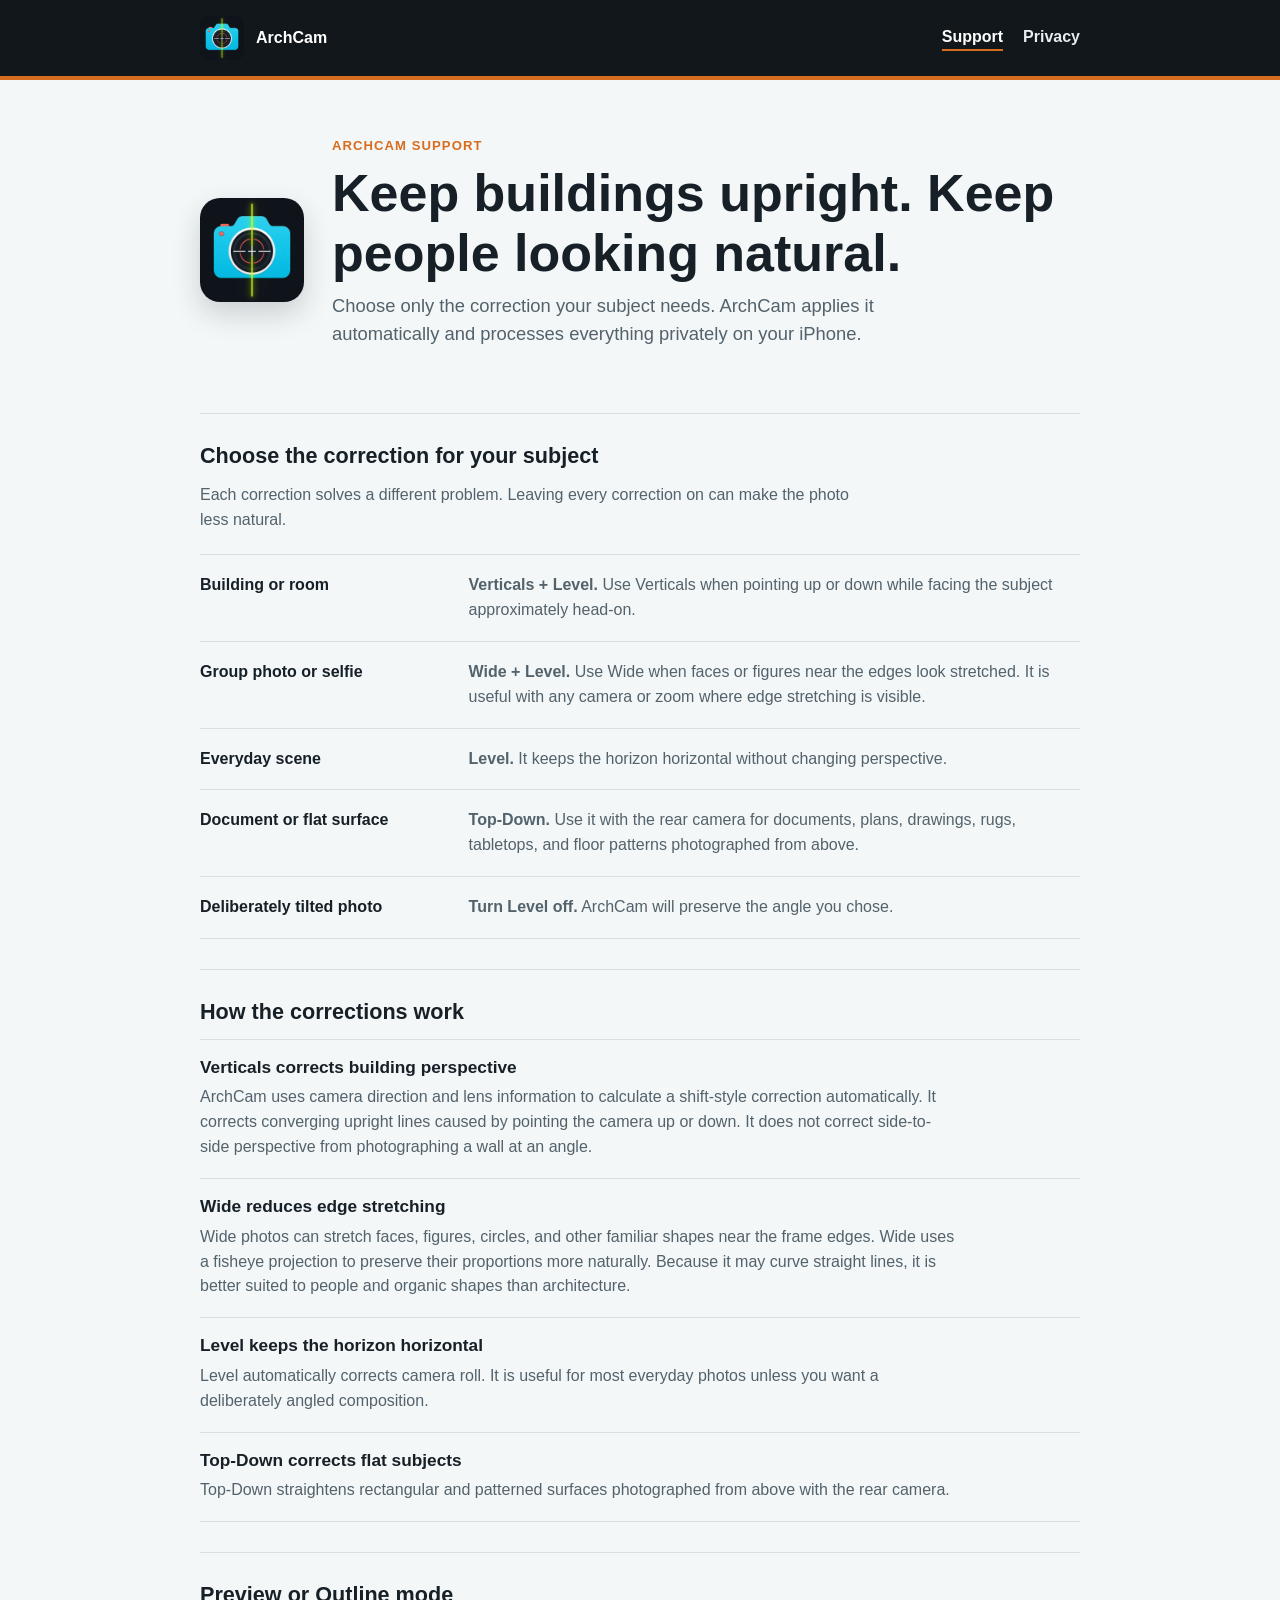
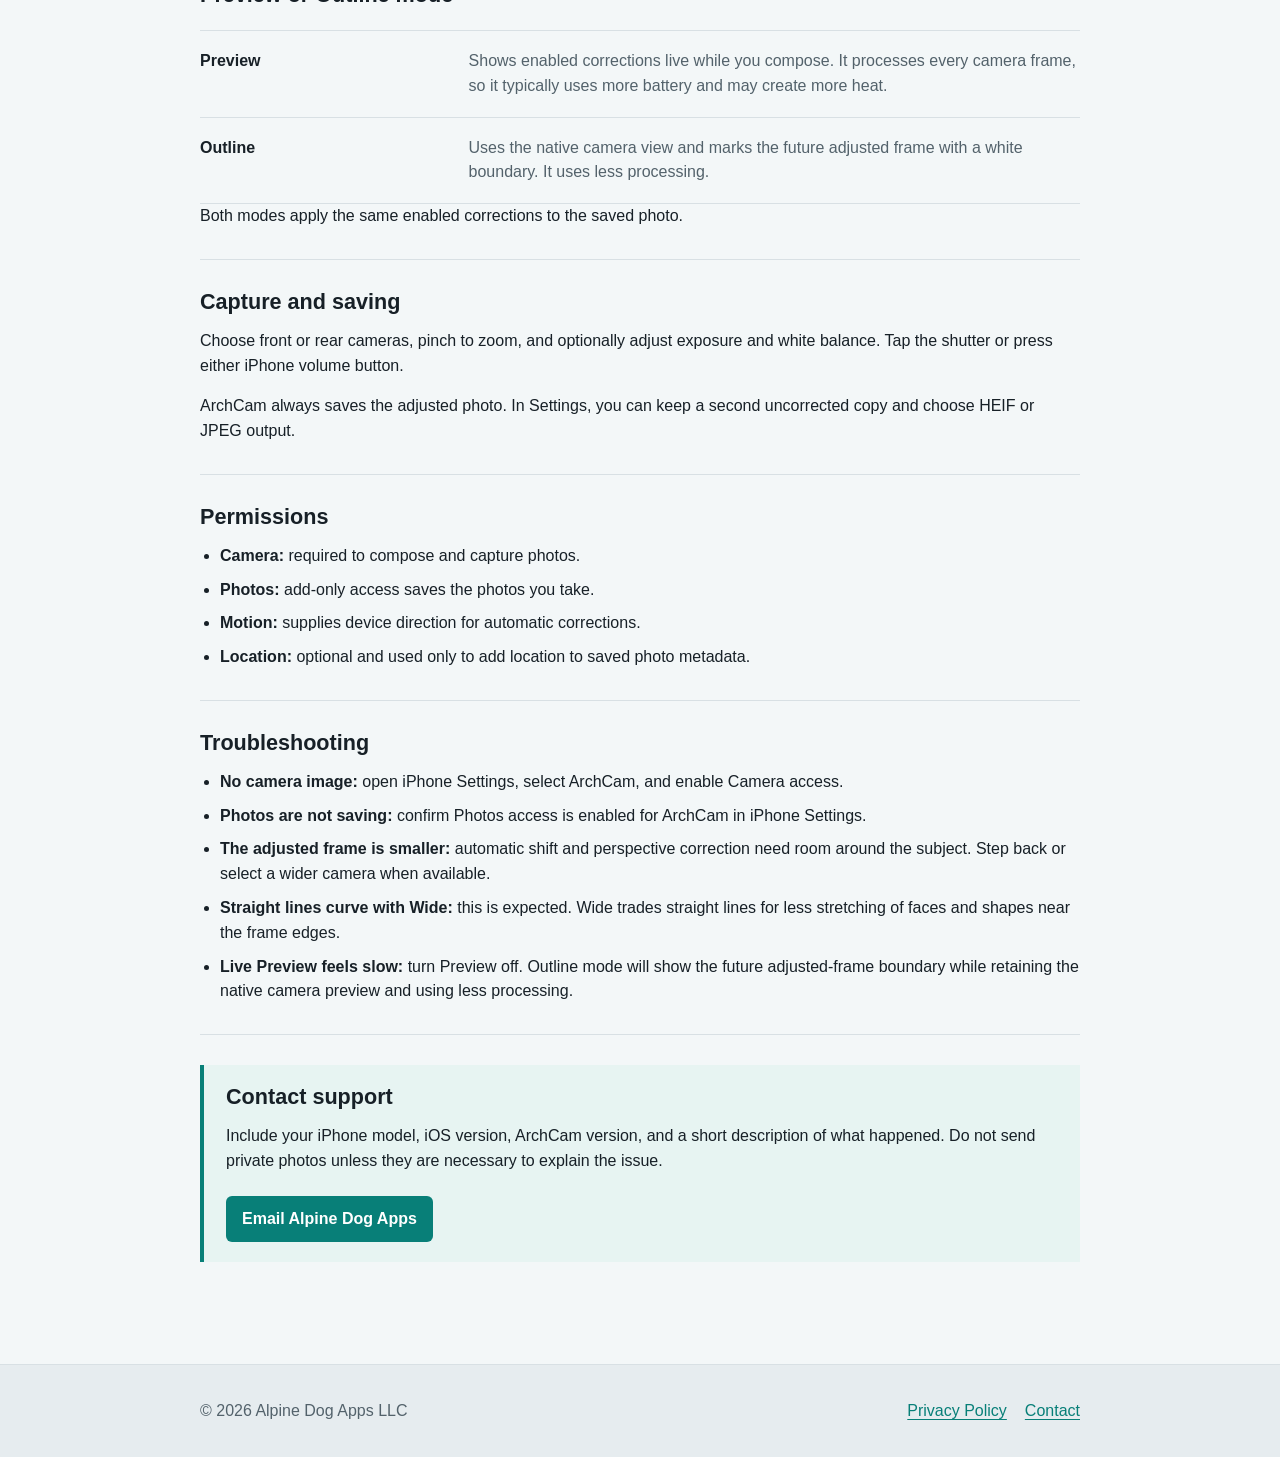
<file: index.html>
<!doctype html>
<html lang="en">
<head>
    <meta charset="utf-8">
    <meta name="viewport" content="width=device-width, initial-scale=1">
    <meta name="description" content="Support for ArchCam, an iPhone camera that corrects building perspective, levels horizons, reduces wide-photo edge stretching, and straightens flat subjects.">
    <title>ArchCam Support | Alpine Dog Apps</title>
    <link rel="stylesheet" href="styles.css">
</head>
<body>
    <header class="site-header">
        <div class="header-inner">
            <a class="brand" href="index.html">
                <img src="assets/app-icon.png" alt="">
                <span>ArchCam</span>
            </a>
            <nav aria-label="ArchCam">
                <a href="index.html" aria-current="page">Support</a>
                <a href="privacy.html">Privacy</a>
            </nav>
        </div>
    </header>

    <main>
        <section class="intro">
            <img src="assets/app-icon.png" alt="ArchCam app icon">
            <div>
                <p class="eyebrow">ArchCam Support</p>
                <h1>Keep buildings upright. Keep people looking natural.</h1>
                <p class="lede">Choose only the correction your subject needs. ArchCam applies it automatically and processes everything privately on your iPhone.</p>
            </div>
        </section>

        <section class="section" aria-labelledby="choose-correction">
            <h2 id="choose-correction">Choose the correction for your subject</h2>
            <p class="section-intro">Each correction solves a different problem. Leaving every correction on can make the photo less natural.</p>
            <dl class="subject-guide">
                <div>
                    <dt>Building or room</dt>
                    <dd><strong>Verticals + Level.</strong> Use Verticals when pointing up or down while facing the subject approximately head-on.</dd>
                </div>
                <div>
                    <dt>Group photo or selfie</dt>
                    <dd><strong>Wide + Level.</strong> Use Wide when faces or figures near the edges look stretched. It is useful with any camera or zoom where edge stretching is visible.</dd>
                </div>
                <div>
                    <dt>Everyday scene</dt>
                    <dd><strong>Level.</strong> It keeps the horizon horizontal without changing perspective.</dd>
                </div>
                <div>
                    <dt>Document or flat surface</dt>
                    <dd><strong>Top-Down.</strong> Use it with the rear camera for documents, plans, drawings, rugs, tabletops, and floor patterns photographed from above.</dd>
                </div>
                <div>
                    <dt>Deliberately tilted photo</dt>
                    <dd><strong>Turn Level off.</strong> ArchCam will preserve the angle you chose.</dd>
                </div>
            </dl>
        </section>

        <section class="section" aria-labelledby="how-corrections-work">
            <h2 id="how-corrections-work">How the corrections work</h2>
            <div class="feature-list">
                <article>
                    <h3>Verticals corrects building perspective</h3>
                    <p>ArchCam uses camera direction and lens information to calculate a shift-style correction automatically. It corrects converging upright lines caused by pointing the camera up or down. It does not correct side-to-side perspective from photographing a wall at an angle.</p>
                </article>
                <article>
                    <h3>Wide reduces edge stretching</h3>
                    <p>Wide photos can stretch faces, figures, circles, and other familiar shapes near the frame edges. Wide uses a fisheye projection to preserve their proportions more naturally. Because it may curve straight lines, it is better suited to people and organic shapes than architecture.</p>
                </article>
                <article>
                    <h3>Level keeps the horizon horizontal</h3>
                    <p>Level automatically corrects camera roll. It is useful for most everyday photos unless you want a deliberately angled composition.</p>
                </article>
                <article>
                    <h3>Top-Down corrects flat subjects</h3>
                    <p>Top-Down straightens rectangular and patterned surfaces photographed from above with the rear camera.</p>
                </article>
            </div>
        </section>

        <section class="section" aria-labelledby="compose">
            <h2 id="compose">Preview or Outline mode</h2>
            <dl class="mode-list">
                <div>
                    <dt>Preview</dt>
                    <dd>Shows enabled corrections live while you compose. It processes every camera frame, so it typically uses more battery and may create more heat.</dd>
                </div>
                <div>
                    <dt>Outline</dt>
                    <dd>Uses the native camera view and marks the future adjusted frame with a white boundary. It uses less processing.</dd>
                </div>
            </dl>
            <p>Both modes apply the same enabled corrections to the saved photo.</p>
        </section>

        <section class="section" aria-labelledby="capture">
            <h2 id="capture">Capture and saving</h2>
            <p>Choose front or rear cameras, pinch to zoom, and optionally adjust exposure and white balance. Tap the shutter or press either iPhone volume button.</p>
            <p>ArchCam always saves the adjusted photo. In Settings, you can keep a second uncorrected copy and choose HEIF or JPEG output.</p>
        </section>

        <section class="section" aria-labelledby="permissions">
            <h2 id="permissions">Permissions</h2>
            <ul>
                <li><strong>Camera:</strong> required to compose and capture photos.</li>
                <li><strong>Photos:</strong> add-only access saves the photos you take.</li>
                <li><strong>Motion:</strong> supplies device direction for automatic corrections.</li>
                <li><strong>Location:</strong> optional and used only to add location to saved photo metadata.</li>
            </ul>
        </section>

        <section class="section" aria-labelledby="troubleshooting">
            <h2 id="troubleshooting">Troubleshooting</h2>
            <ul>
                <li><strong>No camera image:</strong> open iPhone Settings, select ArchCam, and enable Camera access.</li>
                <li><strong>Photos are not saving:</strong> confirm Photos access is enabled for ArchCam in iPhone Settings.</li>
                <li><strong>The adjusted frame is smaller:</strong> automatic shift and perspective correction need room around the subject. Step back or select a wider camera when available.</li>
                <li><strong>Straight lines curve with Wide:</strong> this is expected. Wide trades straight lines for less stretching of faces and shapes near the frame edges.</li>
                <li><strong>Live Preview feels slow:</strong> turn Preview off. Outline mode will show the future adjusted-frame boundary while retaining the native camera preview and using less processing.</li>
            </ul>
        </section>

        <section class="section" aria-labelledby="contact">
            <div class="callout">
                <h2 id="contact">Contact support</h2>
                <p>Include your iPhone model, iOS version, ArchCam version, and a short description of what happened. Do not send private photos unless they are necessary to explain the issue.</p>
                <a class="contact-link" href="mailto:support@alpinedogapps.com">Email Alpine Dog Apps</a>
            </div>
        </section>
    </main>

    <footer>
        <div class="footer-inner">
            <p>&copy; 2026 Alpine Dog Apps LLC</p>
            <div class="footer-links">
                <a href="privacy.html">Privacy Policy</a>
                <a href="mailto:support@alpinedogapps.com">Contact</a>
            </div>
        </div>
    </footer>
</body>
</html>
</file>
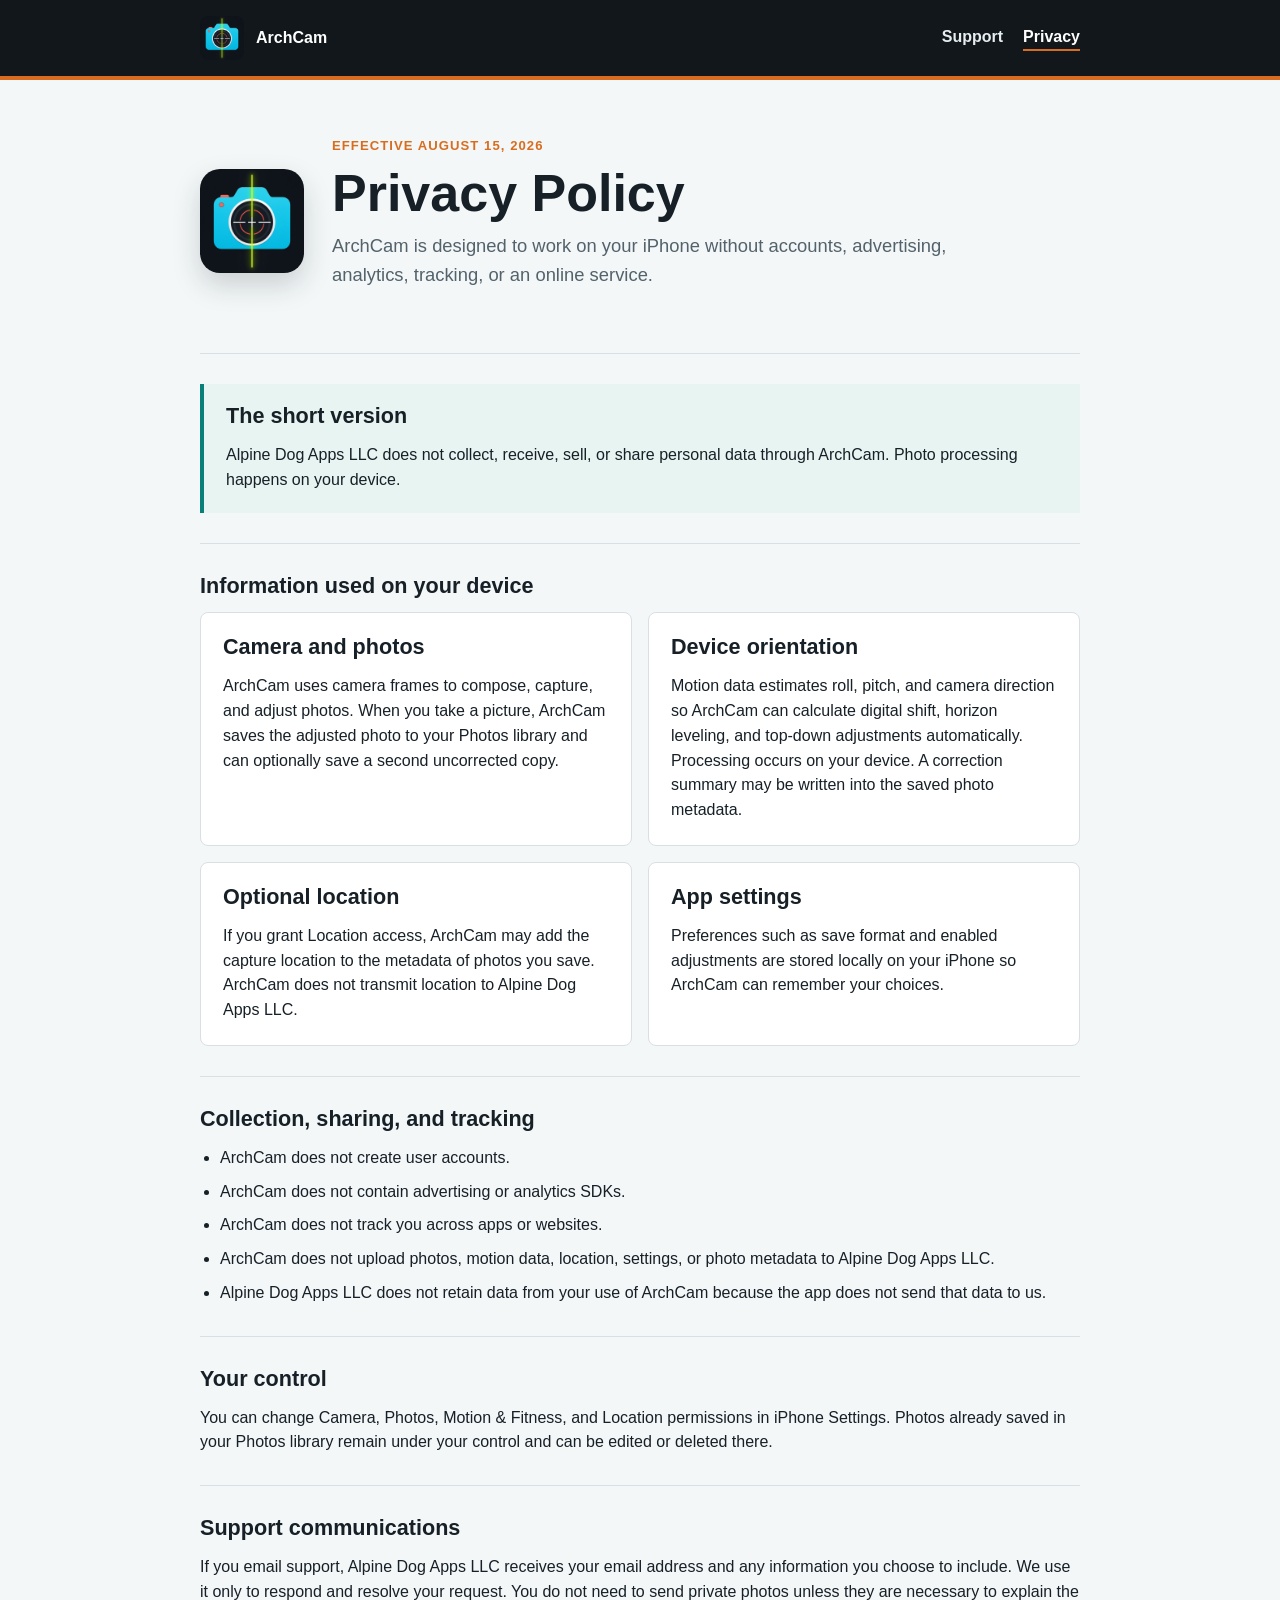
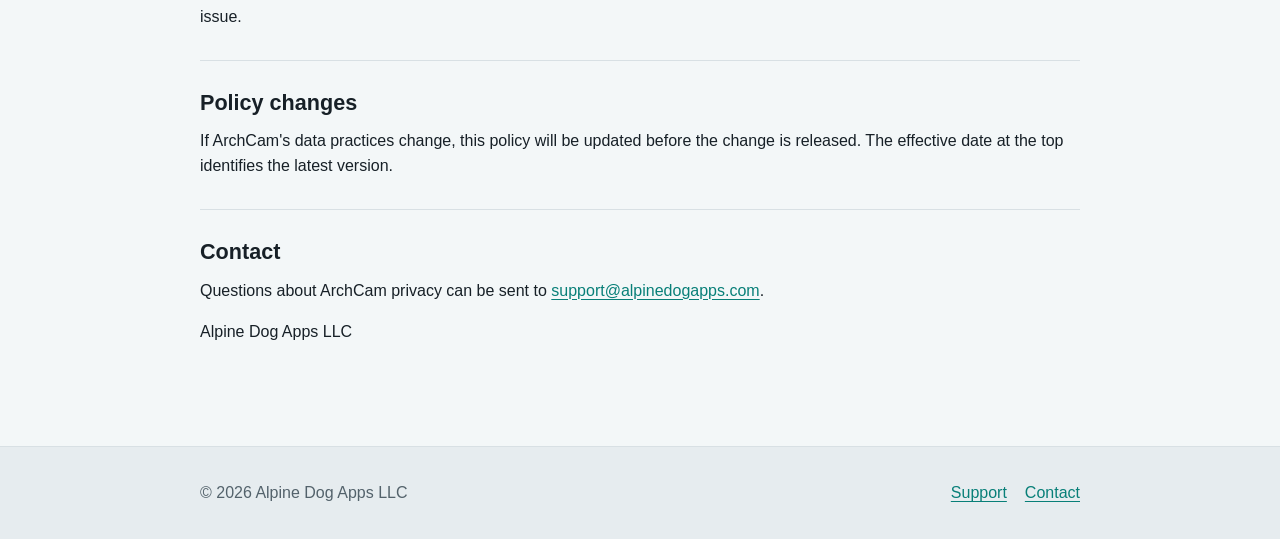
<file: privacy.html>
<!doctype html>
<html lang="en">
<head>
    <meta charset="utf-8">
    <meta name="viewport" content="width=device-width, initial-scale=1">
    <meta name="description" content="Privacy policy for ArchCam: Photo Geometry by Alpine Dog Apps LLC.">
    <title>ArchCam Privacy Policy | Alpine Dog Apps</title>
    <link rel="stylesheet" href="styles.css">
</head>
<body>
    <header class="site-header">
        <div class="header-inner">
            <a class="brand" href="index.html">
                <img src="assets/app-icon.png" alt="">
                <span>ArchCam</span>
            </a>
            <nav aria-label="ArchCam">
                <a href="index.html">Support</a>
                <a href="privacy.html" aria-current="page">Privacy</a>
            </nav>
        </div>
    </header>

    <main>
        <section class="intro">
            <img src="assets/app-icon.png" alt="ArchCam app icon">
            <div>
                <p class="eyebrow">Effective August 15, 2026</p>
                <h1>Privacy Policy</h1>
                <p class="lede">ArchCam is designed to work on your iPhone without accounts, advertising, analytics, tracking, or an online service.</p>
            </div>
        </section>

        <section class="section">
            <div class="callout">
                <h2>The short version</h2>
                <p>Alpine Dog Apps LLC does not collect, receive, sell, or share personal data through ArchCam. Photo processing happens on your device.</p>
            </div>
        </section>

        <section class="section" aria-labelledby="data-used">
            <h2 id="data-used">Information used on your device</h2>
            <div class="grid">
                <article class="card">
                    <h2>Camera and photos</h2>
                    <p>ArchCam uses camera frames to compose, capture, and adjust photos. When you take a picture, ArchCam saves the adjusted photo to your Photos library and can optionally save a second uncorrected copy.</p>
                </article>
                <article class="card">
                    <h2>Device orientation</h2>
                    <p>Motion data estimates roll, pitch, and camera direction so ArchCam can calculate digital shift, horizon leveling, and top-down adjustments automatically. Processing occurs on your device. A correction summary may be written into the saved photo metadata.</p>
                </article>
                <article class="card">
                    <h2>Optional location</h2>
                    <p>If you grant Location access, ArchCam may add the capture location to the metadata of photos you save. ArchCam does not transmit location to Alpine Dog Apps LLC.</p>
                </article>
                <article class="card">
                    <h2>App settings</h2>
                    <p>Preferences such as save format and enabled adjustments are stored locally on your iPhone so ArchCam can remember your choices.</p>
                </article>
            </div>
        </section>

        <section class="section" aria-labelledby="collection">
            <h2 id="collection">Collection, sharing, and tracking</h2>
            <ul>
                <li>ArchCam does not create user accounts.</li>
                <li>ArchCam does not contain advertising or analytics SDKs.</li>
                <li>ArchCam does not track you across apps or websites.</li>
                <li>ArchCam does not upload photos, motion data, location, settings, or photo metadata to Alpine Dog Apps LLC.</li>
                <li>Alpine Dog Apps LLC does not retain data from your use of ArchCam because the app does not send that data to us.</li>
            </ul>
        </section>

        <section class="section" aria-labelledby="control">
            <h2 id="control">Your control</h2>
            <p>You can change Camera, Photos, Motion &amp; Fitness, and Location permissions in iPhone Settings. Photos already saved in your Photos library remain under your control and can be edited or deleted there.</p>
        </section>

        <section class="section" aria-labelledby="support-communications">
            <h2 id="support-communications">Support communications</h2>
            <p>If you email support, Alpine Dog Apps LLC receives your email address and any information you choose to include. We use it only to respond and resolve your request. You do not need to send private photos unless they are necessary to explain the issue.</p>
        </section>

        <section class="section" aria-labelledby="changes">
            <h2 id="changes">Policy changes</h2>
            <p>If ArchCam's data practices change, this policy will be updated before the change is released. The effective date at the top identifies the latest version.</p>
        </section>

        <section class="section" aria-labelledby="contact">
            <h2 id="contact">Contact</h2>
            <p>Questions about ArchCam privacy can be sent to <a href="mailto:support@alpinedogapps.com">support@alpinedogapps.com</a>.</p>
            <p>Alpine Dog Apps LLC</p>
        </section>
    </main>

    <footer>
        <div class="footer-inner">
            <p>&copy; 2026 Alpine Dog Apps LLC</p>
            <div class="footer-links">
                <a href="index.html">Support</a>
                <a href="mailto:support@alpinedogapps.com">Contact</a>
            </div>
        </div>
    </footer>
</body>
</html>
</file>
<file: styles.css>
:root {
    color-scheme: light;
    --ink: #172027;
    --muted: #53626b;
    --line: #d8e0e4;
    --paper: #ffffff;
    --canvas: #f3f7f8;
    --teal: #087f78;
    --orange: #d86d1f;
    --dark: #11171b;
}

* {
    box-sizing: border-box;
}

html {
    background: var(--canvas);
    font-family: -apple-system, BlinkMacSystemFont, "Segoe UI", sans-serif;
    color: var(--ink);
    line-height: 1.55;
}

body {
    margin: 0;
}

a {
    color: var(--teal);
    text-underline-offset: 0.18em;
}

a:hover {
    color: var(--orange);
}

.site-header {
    background: var(--dark);
    color: #ffffff;
    border-bottom: 4px solid var(--orange);
}

.header-inner,
main,
.footer-inner {
    width: min(100% - 32px, 880px);
    margin-inline: auto;
}

.header-inner {
    min-height: 76px;
    display: flex;
    align-items: center;
    justify-content: space-between;
    gap: 24px;
}

.brand {
    display: flex;
    align-items: center;
    gap: 12px;
    color: #ffffff;
    text-decoration: none;
    font-weight: 700;
}

.brand img {
    width: 44px;
    height: 44px;
    border-radius: 8px;
}

nav {
    display: flex;
    gap: 20px;
}

nav a {
    color: #e7eef1;
    text-decoration: none;
    font-weight: 600;
}

nav a[aria-current="page"] {
    color: #ffffff;
    border-bottom: 2px solid var(--orange);
}

main {
    padding-block: 56px 72px;
}

.intro {
    display: grid;
    grid-template-columns: 104px 1fr;
    align-items: center;
    gap: 28px;
    margin-bottom: 48px;
}

.intro img {
    width: 104px;
    height: 104px;
    border-radius: 20px;
    box-shadow: 0 12px 28px rgb(23 32 39 / 18%);
}

h1,
h2,
h3 {
    line-height: 1.15;
}

h1 {
    margin: 0 0 8px;
    font-size: clamp(2rem, 5vw, 3.25rem);
}

h2 {
    margin: 0 0 14px;
    font-size: 1.35rem;
}

h3 {
    margin: 0 0 8px;
    font-size: 1.08rem;
}

p {
    margin: 0 0 16px;
}

.lede {
    max-width: 640px;
    color: var(--muted);
    font-size: 1.15rem;
}

.eyebrow {
    margin-bottom: 8px;
    color: var(--orange);
    font-size: 0.82rem;
    font-weight: 800;
    letter-spacing: 0.08em;
    text-transform: uppercase;
}

.section {
    padding-block: 30px;
    border-top: 1px solid var(--line);
}

.section-intro {
    max-width: 680px;
    color: var(--muted);
}

.subject-guide,
.mode-list {
    margin: 22px 0 0;
}

.subject-guide > div,
.mode-list > div {
    display: grid;
    grid-template-columns: minmax(170px, 0.8fr) minmax(0, 2fr);
    gap: 24px;
    padding-block: 18px;
    border-top: 1px solid var(--line);
}

.subject-guide > div:last-child,
.mode-list > div:last-child {
    border-bottom: 1px solid var(--line);
}

.subject-guide dt,
.mode-list dt {
    font-weight: 750;
}

.subject-guide dd,
.mode-list dd {
    margin: 0;
    color: var(--muted);
}

.feature-list article {
    padding-block: 18px;
    border-top: 1px solid var(--line);
}

.feature-list article:last-child {
    border-bottom: 1px solid var(--line);
}

.feature-list p {
    max-width: 760px;
    color: var(--muted);
}

.grid {
    display: grid;
    grid-template-columns: repeat(2, minmax(0, 1fr));
    gap: 16px;
}

.card {
    padding: 22px;
    background: var(--paper);
    border: 1px solid var(--line);
    border-radius: 8px;
}

.card p:last-child,
.section p:last-child {
    margin-bottom: 0;
}

.callout {
    padding: 20px 22px;
    background: #e7f4f2;
    border-left: 4px solid var(--teal);
}

.contact-link {
    display: inline-block;
    margin-top: 6px;
    padding: 11px 16px;
    background: var(--teal);
    color: #ffffff;
    border-radius: 6px;
    font-weight: 700;
    text-decoration: none;
}

.contact-link:hover {
    background: var(--orange);
    color: #ffffff;
}

ul {
    margin: 0;
    padding-left: 1.25rem;
}

li + li {
    margin-top: 9px;
}

footer {
    background: #e6ecef;
    color: var(--muted);
    border-top: 1px solid var(--line);
}

.footer-inner {
    min-height: 92px;
    display: flex;
    align-items: center;
    justify-content: space-between;
    gap: 24px;
}

.footer-inner p {
    margin: 0;
}

.footer-links {
    display: flex;
    gap: 18px;
}

@media (max-width: 640px) {
    .header-inner,
    .footer-inner {
        align-items: flex-start;
        flex-direction: column;
        padding-block: 18px;
    }

    nav {
        width: 100%;
        justify-content: space-between;
    }

    main {
        padding-top: 36px;
    }

    .intro {
        grid-template-columns: 72px 1fr;
        gap: 18px;
    }

    .intro img {
        width: 72px;
        height: 72px;
        border-radius: 14px;
    }

    .grid {
        grid-template-columns: 1fr;
    }

    .subject-guide > div,
    .mode-list > div {
        grid-template-columns: 1fr;
        gap: 6px;
    }

    .footer-links {
        flex-wrap: wrap;
    }
}
</file>
